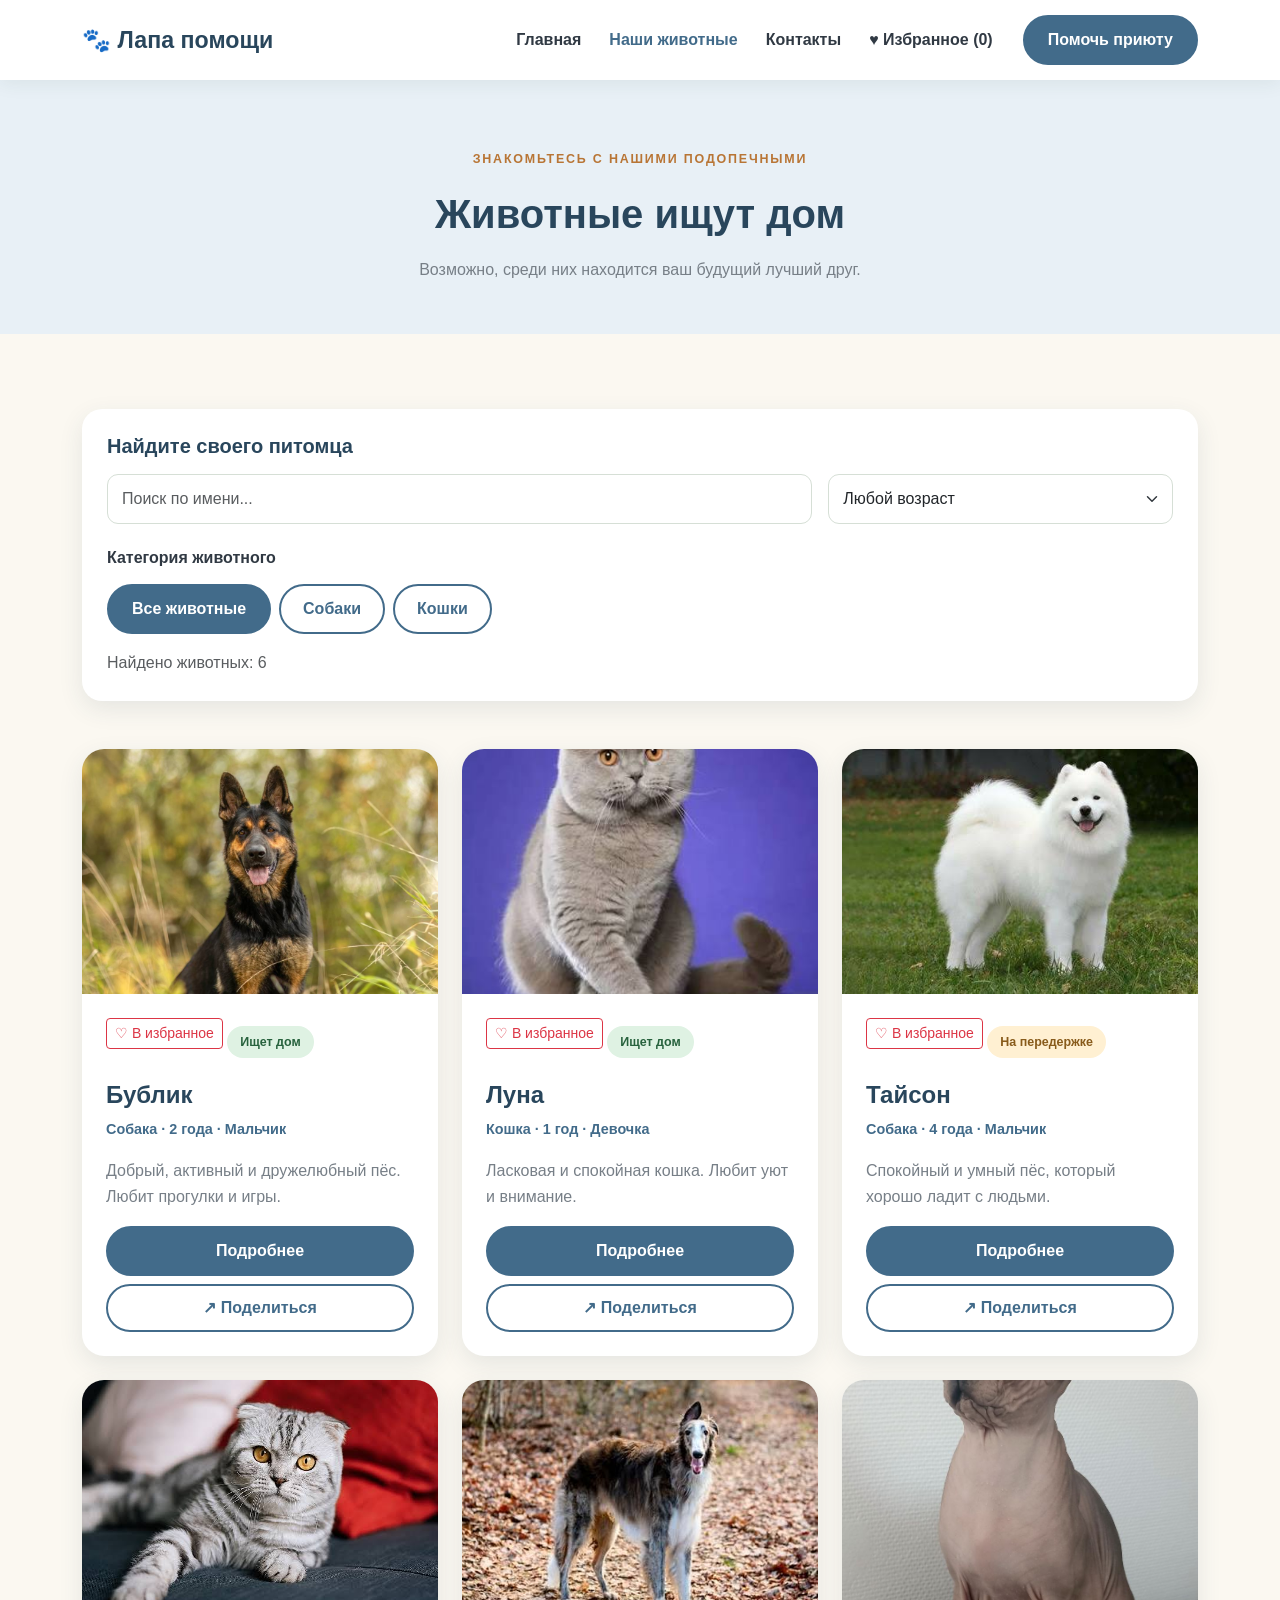
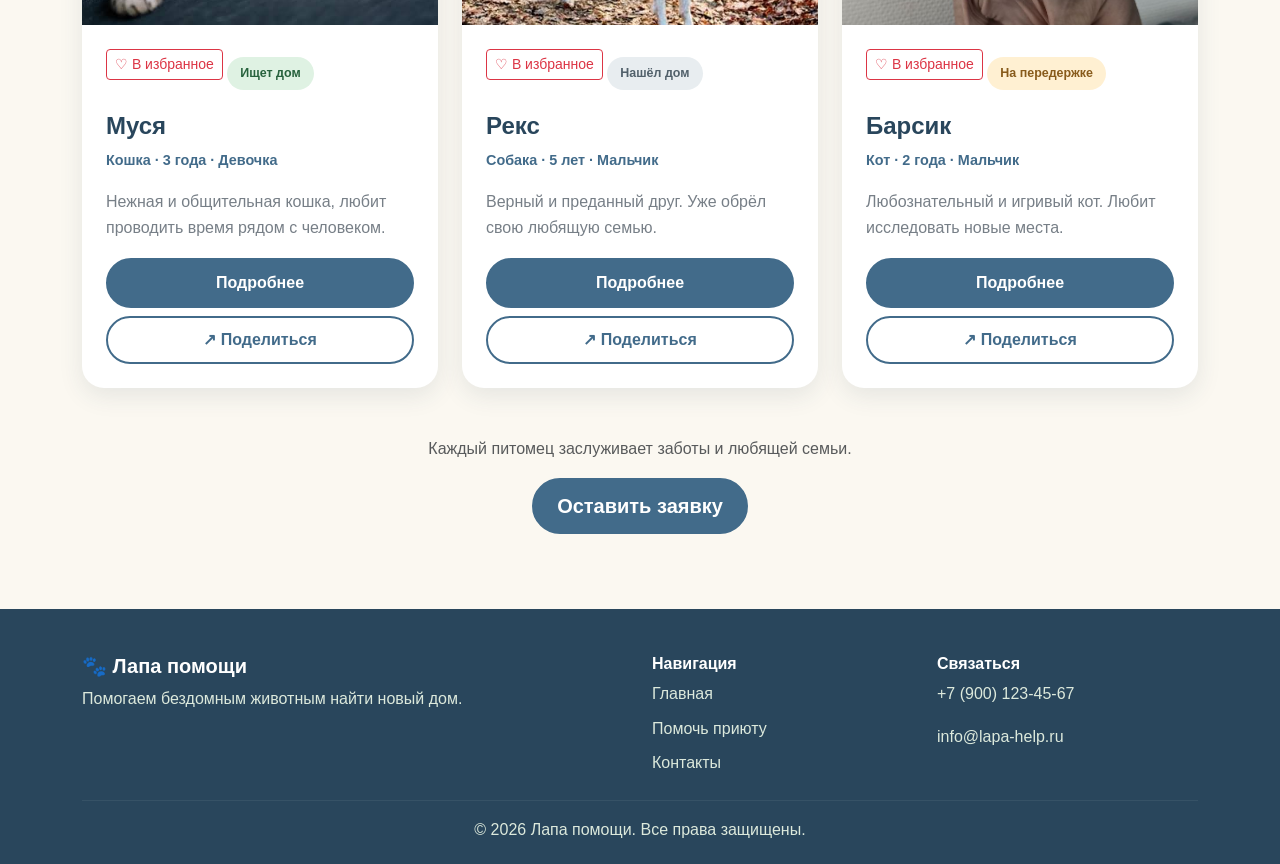
<file: catalog.html>
<!DOCTYPE html>
<html lang="ru">
<head>
    <meta charset="UTF-8">
    <meta name="viewport" content="width=device-width, initial-scale=1.0">
    <title>Наши животные — Лапа помощи</title>

    <link href="https://cdn.jsdelivr.net/npm/bootstrap@5.3.8/dist/css/bootstrap.min.css" rel="stylesheet">
    <link rel="stylesheet" href="css/style.css">
</head>
<body>

<!-- Навигация -->
<nav class="navbar navbar-expand-lg navbar-light bg-white sticky-top shadow-sm">
    <div class="container">
        <a class="navbar-brand fw-bold" href="index.html">🐾 Лапа помощи</a>

        <button class="navbar-toggler" type="button"
                data-bs-toggle="collapse" data-bs-target="#mainNavbar">
            <span class="navbar-toggler-icon"></span>
        </button>

        <div class="collapse navbar-collapse" id="mainNavbar">
            <ul class="navbar-nav ms-auto align-items-lg-center">
                <li class="nav-item">
                    <a class="nav-link" href="index.html">Главная</a>
                </li>
                <li class="nav-item">
                    <a class="nav-link active" href="catalog.html">Наши животные</a>
                </li>
                <li class="nav-item">
                    <a class="nav-link" href="contacts.html">Контакты</a>
                </li>
                <li class="nav-item">
                    <a class="nav-link" href="favorites.html">
                        ♥ Избранное (<span data-favorites-count>0</span>)
                    </a>
                </li>
                <li class="nav-item ms-lg-3">
                    <a class="btn btn-primary" href="order.html">Помочь приюту</a>
                </li>
            </ul>
        </div>
    </div>
</nav>

<!-- Заголовок -->
<section class="page-header">
    <div class="container text-center">
        <span class="section-label">Знакомьтесь с нашими подопечными</span>
        <h1 class="section-title">Животные ищут дом</h1>
        <p class="section-subtitle">
            Возможно, среди них находится ваш будущий лучший друг.
        </p>
    </div>
</section>

<!-- Каталог -->
<section class="section-padding">
    <div class="container">

        <!-- Поиск и фильтры -->
        <div class="filter-panel mb-5">
            <h2 class="h5 fw-bold mb-3">Найдите своего питомца</h2>

            <div class="row g-3 mb-4">
                <div class="col-md-8">
                    <input
                        type="text"
                        class="form-control"
                        id="petSearch"
                        placeholder="Поиск по имени..."
                    >
                </div>

                <div class="col-md-4">
                    <select class="form-select" id="ageFilter">
                        <option value="all">Любой возраст</option>
                        <option value="1">1 год</option>
                        <option value="2">2 года</option>
                        <option value="3">3 года</option>
                        <option value="4">4 года</option>
                        <option value="5">5 лет</option>
                    </select>
                </div>
            </div>

            <h3 class="h6 fw-bold mb-3">Категория животного</h3>

            <div class="d-flex flex-wrap gap-2">
                <button class="btn btn-primary" data-filter="all">
                    Все животные
                </button>

                <button class="btn btn-outline-primary" data-filter="dog">
                    Собаки
                </button>

                <button class="btn btn-outline-primary" data-filter="cat">
                    Кошки
                </button>
            </div>

            <p class="text-muted mt-3 mb-0" id="searchResults"></p>
        </div>

        <!-- Карточки -->
        <div class="row g-4" id="petsCatalog">

            <!-- Бублик -->
            <div class="col-md-6 col-lg-4" data-category="dog" data-age="2">
                <article class="pet-card h-100">
                    <img src="images/соб1.jpg" alt="Собака Бублик">
                    <div class="p-4">
                        <span class="status status-home">Ищет дом</span>
                        <h3 class="h4 mt-3">Бублик</h3>
                        <p class="pet-description">Собака · 2 года · Мальчик</p>
                        <p>Добрый, активный и дружелюбный пёс. Любит прогулки и игры.</p>
                        <a href="product.html?animal=bublik" class="btn btn-primary w-100">
                            Подробнее
                        </a>
                        <button type="button" class="btn btn-outline-primary w-100 mt-2" data-share-pet="bublik">
                            ↗ Поделиться
                        </button>
                    </div>
                </article>
            </div>

            <!-- Луна -->
            <div class="col-md-6 col-lg-4" data-category="cat" data-age="1">
                <article class="pet-card h-100">
                    <img src="images/кош1.jpg" alt="Кошка Луна">
                    <div class="p-4">
                        <span class="status status-home">Ищет дом</span>
                        <h3 class="h4 mt-3">Луна</h3>
                        <p class="pet-description">Кошка · 1 год · Девочка</p>
                        <p>Ласковая и спокойная кошка. Любит уют и внимание.</p>
                        <a href="product.html?animal=luna" class="btn btn-primary w-100">
                            Подробнее
                        </a>
                        <button type="button" class="btn btn-outline-primary w-100 mt-2" data-share-pet="luna">
                            ↗ Поделиться
                        </button>
                    </div>
                </article>
            </div>

            <!-- Тайсон -->
            <div class="col-md-6 col-lg-4" data-category="dog" data-age="4">
                <article class="pet-card h-100">
                    <img src="images/соб2.jpg" alt="Собака Тайсон">
                    <div class="p-4">
                        <span class="status status-foster">На передержке</span>
                        <h3 class="h4 mt-3">Тайсон</h3>
                        <p class="pet-description">Собака · 4 года · Мальчик</p>
                        <p>Спокойный и умный пёс, который хорошо ладит с людьми.</p>
                        <a href="product.html?animal=tyson" class="btn btn-primary w-100">
                            Подробнее
                        </a>
                        <button type="button" class="btn btn-outline-primary w-100 mt-2" data-share-pet="tyson">
                            ↗ Поделиться
                        </button>
                    </div>
                </article>
            </div>

            <!-- Муся -->
            <div class="col-md-6 col-lg-4" data-category="cat" data-age="3">
                <article class="pet-card h-100">
                    <img src="images/кош2.jpg" alt="Кошка Муся">
                    <div class="p-4">
                        <span class="status status-home">Ищет дом</span>
                        <h3 class="h4 mt-3">Муся</h3>
                        <p class="pet-description">Кошка · 3 года · Девочка</p>
                        <p>Нежная и общительная кошка, любит проводить время рядом с человеком.</p>
                        <a href="product.html?animal=musya" class="btn btn-primary w-100">
                            Подробнее
                        </a>
                        <button type="button" class="btn btn-outline-primary w-100 mt-2" data-share-pet="musya">
                            ↗ Поделиться
                        </button>
                    </div>
                </article>
            </div>

            <!-- Рекс -->
            <div class="col-md-6 col-lg-4" data-category="dog" data-age="5">
                <article class="pet-card h-100">
                    <img src="images/соб3.jpg" alt="Собака Рекс">
                    <div class="p-4">
                        <span class="status status-adopted">Нашёл дом</span>
                        <h3 class="h4 mt-3">Рекс</h3>
                        <p class="pet-description">Собака · 5 лет · Мальчик</p>
                        <p>Верный и преданный друг. Уже обрёл свою любящую семью.</p>
                        <a href="product.html?animal=rex" class="btn btn-primary w-100">
                            Подробнее
                        </a>
                        <button type="button" class="btn btn-outline-primary w-100 mt-2" data-share-pet="rex">
                            ↗ Поделиться
                        </button>
                    </div>
                </article>
            </div>

            <!-- Барсик -->
            <div class="col-md-6 col-lg-4" data-category="cat" data-age="2">
                <article class="pet-card h-100">
                    <img src="images/кош3.jpg" alt="Кот Барсик">
                    <div class="p-4">
                        <span class="status status-foster">На передержке</span>
                        <h3 class="h4 mt-3">Барсик</h3>
                        <p class="pet-description">Кот · 2 года · Мальчик</p>
                        <p>Любознательный и игривый кот. Любит исследовать новые места.</p>
                        <a href="product.html?animal=barsik" class="btn btn-primary w-100">
                            Подробнее
                        </a>
                        <button type="button" class="btn btn-outline-primary w-100 mt-2" data-share-pet="barsik">
                            ↗ Поделиться
                        </button>
                    </div>
                </article>
            </div>

        </div>

        <div class="text-center mt-5">
            <p class="text-muted">
                Каждый питомец заслуживает заботы и любящей семьи.
            </p>
            <a href="order.html" class="btn btn-primary btn-lg">
                Оставить заявку
            </a>
        </div>

    </div>
</section>

<!-- Подвал -->
<footer class="site-footer">
    <div class="container">
        <div class="row g-4">
            <div class="col-md-6">
                <h3 class="h5">🐾 Лапа помощи</h3>
                <p>Помогаем бездомным животным найти новый дом.</p>
            </div>

            <div class="col-md-3">
                <h3 class="h6">Навигация</h3>
                <a href="index.html">Главная</a>
                <a href="order.html">Помочь приюту</a>
                <a href="contacts.html">Контакты</a>
            </div>

            <div class="col-md-3">
                <h3 class="h6">Связаться</h3>
                <p>+7 (900) 123-45-67</p>
                <p>info@lapa-help.ru</p>
            </div>
        </div>

        <hr>
        <p class="text-center mb-0">
            © 2026 Лапа помощи. Все права защищены.
        </p>
    </div>
</footer>

<script src="https://cdn.jsdelivr.net/npm/bootstrap@5.3.8/dist/js/bootstrap.bundle.min.js"></script>
<script src="js/main.js" defer></script>
</body>
</html>
</file>
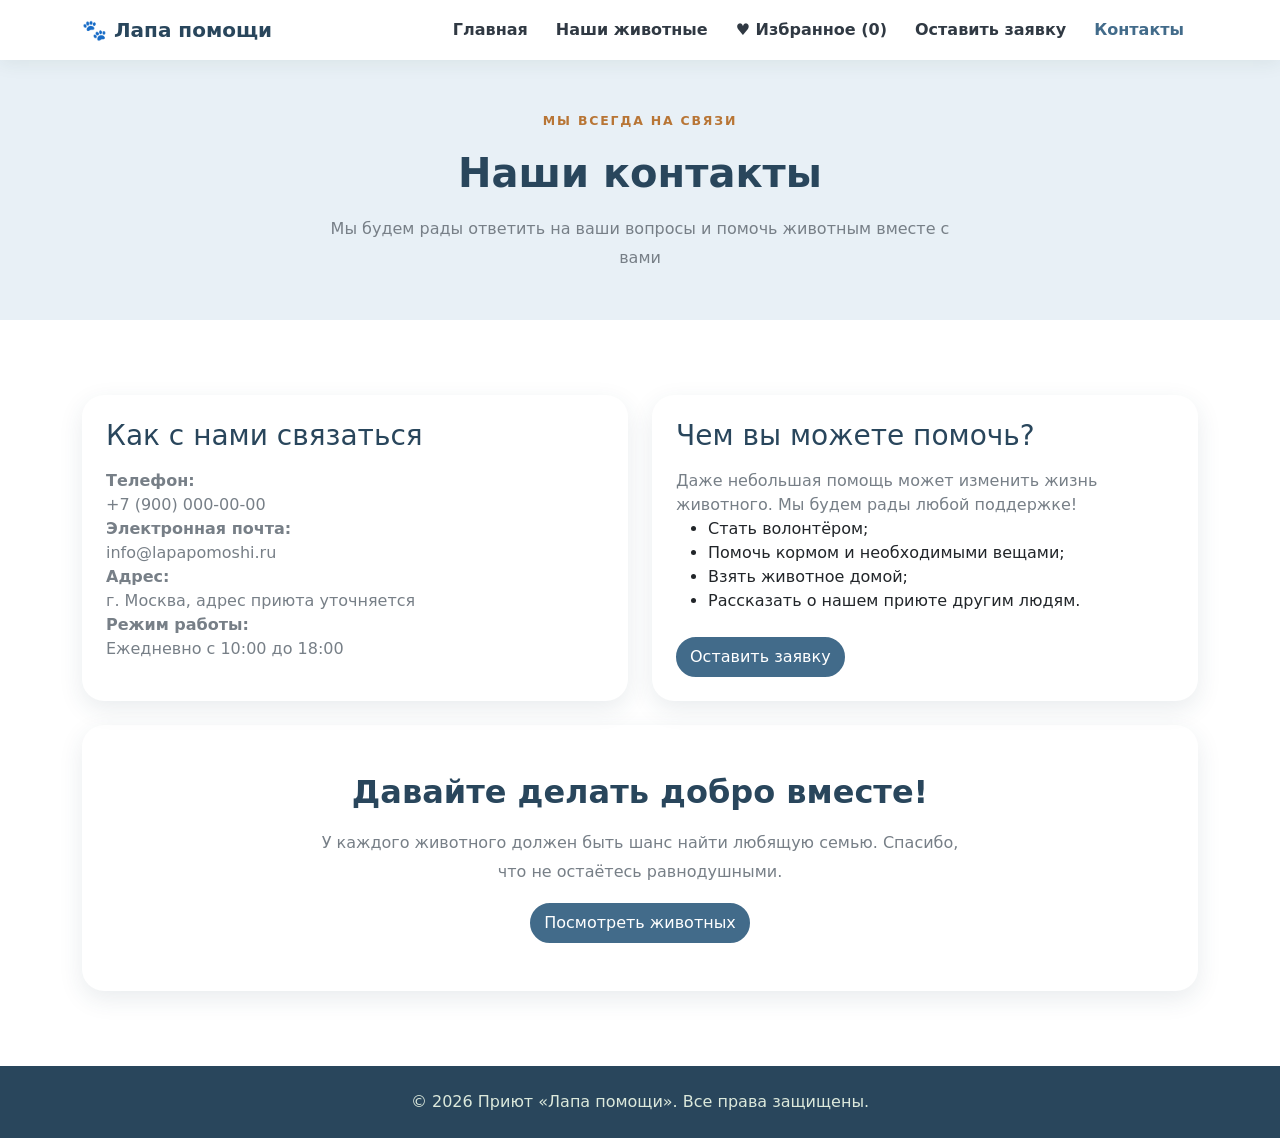
<file: contacts.html>
<!DOCTYPE html>
<html lang="ru">
<head>
    <meta charset="UTF-8">
    <meta name="viewport" content="width=device-width, initial-scale=1.0">
    <meta name="description" content="Контакты приюта для животных «Лапа помощи».">
    <title>Контакты — Лапа помощи</title>

    <link rel="stylesheet" href="css/style.css">
    <link href="https://cdn.jsdelivr.net/npm/bootstrap@5.3.3/dist/css/bootstrap.min.css" rel="stylesheet">
</head>
<body>

<nav class="navbar navbar-expand-lg">
    <div class="container">
        <a class="navbar-brand fw-bold" href="index.html">🐾 Лапа помощи</a>

        <div class="navbar-nav ms-auto">
            <a class="nav-link" href="index.html">Главная</a>
            <a class="nav-link" href="catalog.html">Наши животные</a>
            <a class="nav-link" href="favorites.html">
            ♥ Избранное (<span data-favorites-count>0</span>)</a>
            <a class="nav-link" href="order.html">Оставить заявку</a>
            <a class="nav-link active" href="contacts.html">Контакты</a>
        </div>
    </div>
</nav>

<section class="page-header text-center py-5">
    <div class="container">
        <span class="section-label">МЫ ВСЕГДА НА СВЯЗИ</span>
        <h1 class="section-title mt-2">Наши контакты</h1>
        <p class="section-subtitle">
            Мы будем рады ответить на ваши вопросы и помочь животным вместе с вами
        </p>
    </div>
</section>

<section class="section-padding">
    <div class="container">
        <div class="row g-4">

            <div class="col-md-6">
                <div class="story-card p-4 h-100">
                    <h3 class="mb-3">Как с нами связаться</h3>

                    <p><strong>Телефон:</strong><br>
                    +7 (900) 000-00-00</p>

                    <p><strong>Электронная почта:</strong><br>
                    info@lapapomoshi.ru</p>

                    <p><strong>Адрес:</strong><br>
                    г. Москва, адрес приюта уточняется</p>

                    <p><strong>Режим работы:</strong><br>
                    Ежедневно с 10:00 до 18:00</p>
                </div>
            </div>

            <div class="col-md-6">
                <div class="story-card p-4 h-100">
                    <h3 class="mb-3">Чем вы можете помочь?</h3>

                    <p>
                        Даже небольшая помощь может изменить жизнь животного.
                        Мы будем рады любой поддержке!
                    </p>

                    <ul>
                        <li>Стать волонтёром;</li>
                        <li>Помочь кормом и необходимыми вещами;</li>
                        <li>Взять животное домой;</li>
                        <li>Рассказать о нашем приюте другим людям.</li>
                    </ul>

                    <a href="order.html" class="btn btn-primary mt-2">
                        Оставить заявку
                    </a>
                </div>
            </div>

        </div>

        <div class="story-card p-4 p-md-5 text-center mt-4">
            <h2 class="section-title">Давайте делать добро вместе!</h2>
            <p class="section-subtitle mx-auto">
                У каждого животного должен быть шанс найти любящую семью.
                Спасибо, что не остаётесь равнодушными.
            </p>
            <a href="catalog.html" class="btn btn-primary mt-3">
                Посмотреть животных
            </a>
        </div>

    </div>
</section>

<footer class="site-footer text-center py-4">
    <div class="container">
        <p class="mb-0">
            © 2026 Приют «Лапа помощи». Все права защищены.
        </p>
    </div>
</footer>

</body>
</html>
</file>
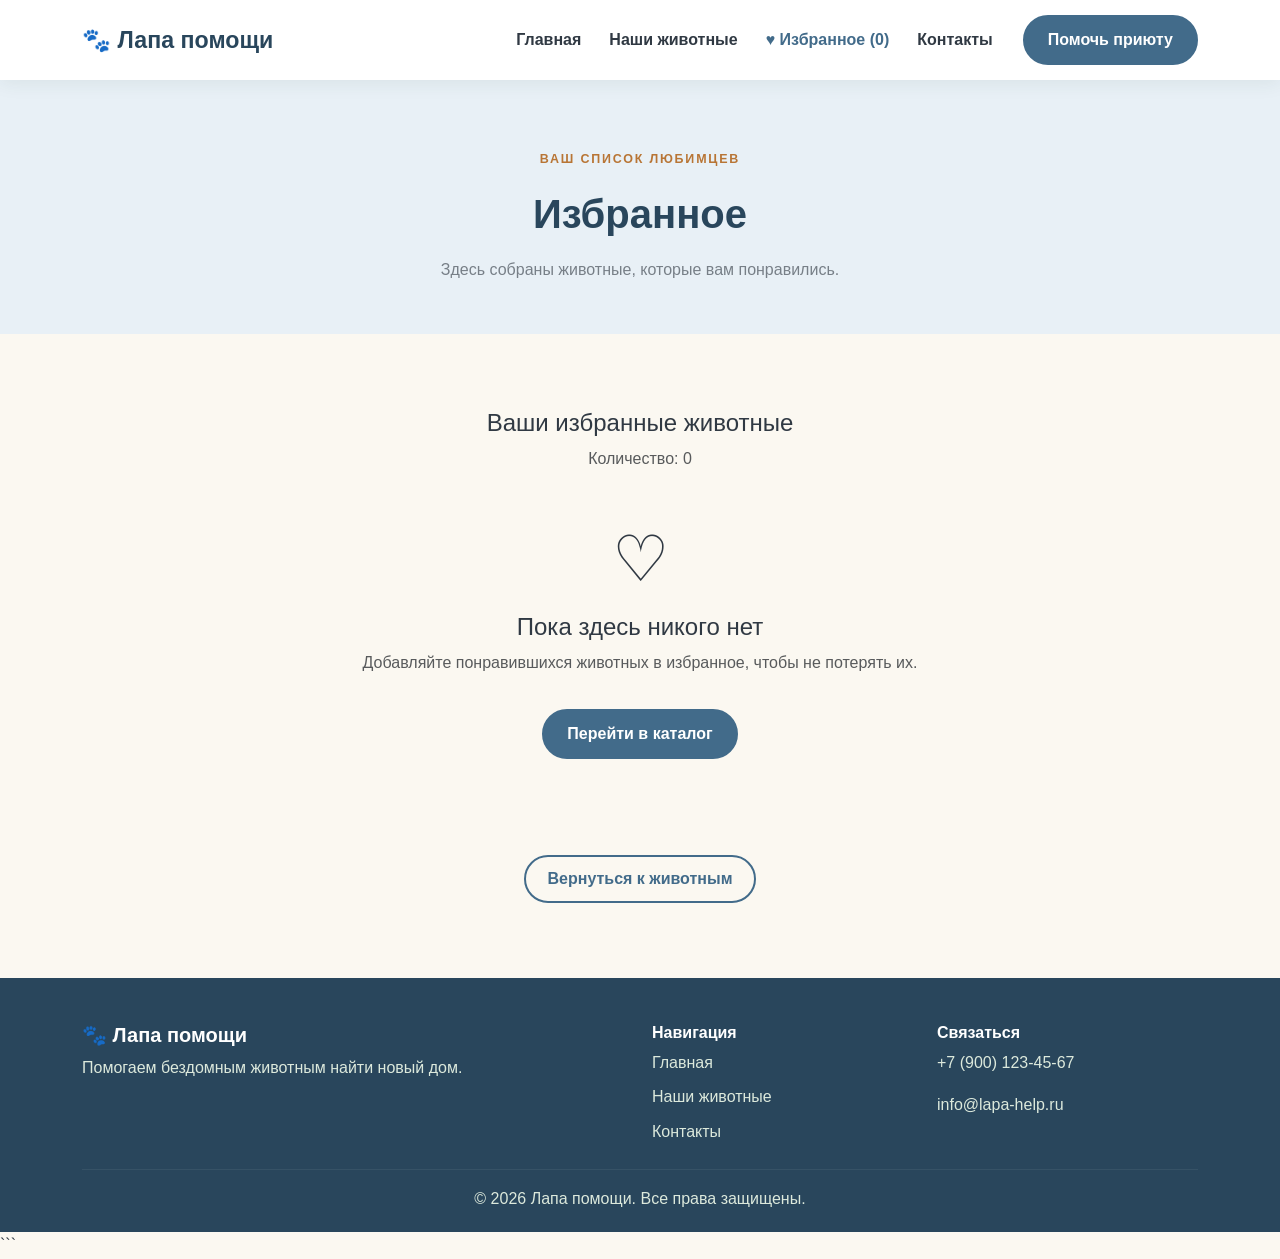
<file: favorites.html>
<!DOCTYPE html>
<html lang="ru">
<head>
    <meta charset="UTF-8">
    <meta name="viewport" content="width=device-width, initial-scale=1.0">
    <title>Избранное — Лапа помощи</title>

    <link href="https://cdn.jsdelivr.net/npm/bootstrap@5.3.8/dist/css/bootstrap.min.css" rel="stylesheet">
    <link rel="stylesheet" href="css/style.css">
</head>
<body>

<!-- Навигация -->
<nav class="navbar navbar-expand-lg navbar-light bg-white sticky-top shadow-sm">
    <div class="container">
        <a class="navbar-brand fw-bold" href="index.html">🐾 Лапа помощи</a>

        <button class="navbar-toggler" type="button"
                data-bs-toggle="collapse" data-bs-target="#mainNavbar">
            <span class="navbar-toggler-icon"></span>
        </button>

        <div class="collapse navbar-collapse" id="mainNavbar">
            <ul class="navbar-nav ms-auto align-items-lg-center">
                <li class="nav-item">
                    <a class="nav-link" href="index.html">Главная</a>
                </li>
                <li class="nav-item">
                    <a class="nav-link" href="catalog.html">Наши животные</a>
                </li>
                <li class="nav-item">
                    <a class="nav-link active" href="favorites.html">
                        ♥ Избранное (<span data-favorites-count>0</span>)
                    </a>
                </li>
                <li class="nav-item">
                    <a class="nav-link" href="contacts.html">Контакты</a>
                </li>
                <li class="nav-item ms-lg-3">
                    <a class="btn btn-primary" href="order.html">Помочь приюту</a>
                </li>
            </ul>
        </div>
    </div>
</nav>

<!-- Заголовок -->
<section class="page-header">
    <div class="container text-center">
        <span class="section-label">Ваш список любимцев</span>
        <h1 class="section-title">Избранное</h1>
        <p class="section-subtitle">
            Здесь собраны животные, которые вам понравились.
        </p>
    </div>
</section>

<!-- Избранные животные -->
<section class="section-padding">
    <div class="container">

        <div class="text-center mb-4">
            <h2 class="h4">Ваши избранные животные</h2>
            <p class="text-muted">
                Количество: <span id="favoritesCount">0</span>
            </p>
        </div>

        <div class="row g-4" id="favoritesList"></div>

        <div id="favoritesEmpty" class="text-center py-5">
            <div class="display-3 mb-3">♡</div>
            <h3 class="h4">Пока здесь никого нет</h3>
            <p class="text-muted">
                Добавляйте понравившихся животных в избранное,
                чтобы не потерять их.
            </p>
            <a href="catalog.html" class="btn btn-primary mt-3">
                Перейти в каталог
            </a>
        </div>

        <div class="text-center mt-5">
            <a href="catalog.html" class="btn btn-outline-primary">
                Вернуться к животным
            </a>
        </div>

    </div>
</section>

<!-- Подвал -->
<footer class="site-footer">
    <div class="container">
        <div class="row g-4">
            <div class="col-md-6">
                <h3 class="h5">🐾 Лапа помощи</h3>
                <p>Помогаем бездомным животным найти новый дом.</p>
            </div>

            <div class="col-md-3">
                <h3 class="h6">Навигация</h3>
                <a href="index.html">Главная</a>
                <a href="catalog.html">Наши животные</a>
                <a href="contacts.html">Контакты</a>
            </div>

            <div class="col-md-3">
                <h3 class="h6">Связаться</h3>
                <p>+7 (900) 123-45-67</p>
                <p>info@lapa-help.ru</p>
            </div>
        </div>

        <hr>
        <p class="text-center mb-0">
            © 2026 Лапа помощи. Все права защищены.
        </p>
    </div>
</footer>

<script src="https://cdn.jsdelivr.net/npm/bootstrap@5.3.8/dist/js/bootstrap.bundle.min.js"></script>
<script src="js/main.js" defer></script>

</body>
</html>
```
</file>
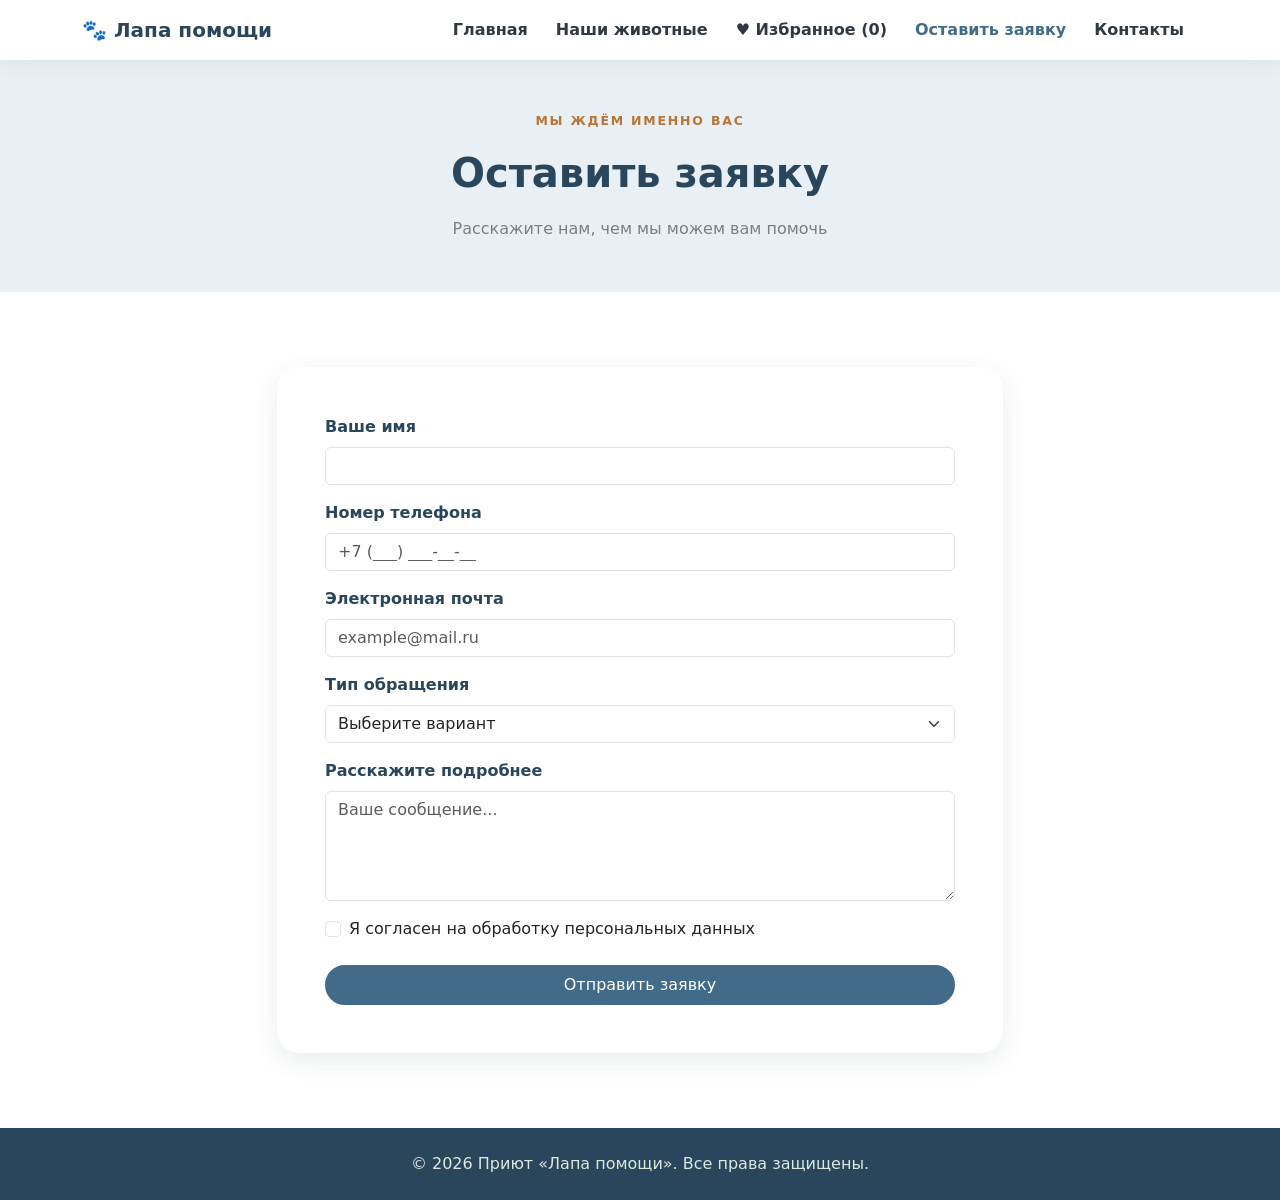
<file: order.html>
<!DOCTYPE html>
<html lang="ru">
<head>
    <meta charset="UTF-8">
    <meta name="viewport" content="width=device-width, initial-scale=1.0">
    <title>Оставить заявку — Лапа помощи</title>
    <link rel="stylesheet" href="css/style.css">
    <link href="https://cdn.jsdelivr.net/npm/bootstrap@5.3.3/dist/css/bootstrap.min.css" rel="stylesheet">
</head>
<body>

<nav class="navbar navbar-expand-lg">
    <div class="container">
        <a class="navbar-brand fw-bold" href="index.html">🐾 Лапа помощи</a>
        <div class="navbar-nav ms-auto">
            <a class="nav-link" href="index.html">Главная</a>
            <a class="nav-link" href="catalog.html">Наши животные</a>
            <a class="nav-link" href="favorites.html">
            ♥ Избранное (<span data-favorites-count>0</span>)</a>
            <a class="nav-link active" href="order.html">Оставить заявку</a>
            <a class="nav-link" href="contacts.html">Контакты</a>
        </div>
    </div>
</nav>

<section class="page-header text-center py-5">
    <div class="container">
        <span class="section-label">МЫ ЖДЁМ ИМЕННО ВАС</span>
        <h1 class="section-title mt-2">Оставить заявку</h1>
        <p class="section-subtitle">Расскажите нам, чем мы можем вам помочь</p>
    </div>
</section>

<section class="section-padding">
    <div class="container" style="max-width: 750px;">
        <div class="story-card p-4 p-md-5">
            <form id="orderForm">
                <div class="mb-3">
                    <label class="form-label">Ваше имя</label>
                    <input type="text" class="form-control" name="name" required>
                </div>

                <div class="mb-3">
                    <label class="form-label">Номер телефона</label>
                    <input type="tel" class="form-control" name="phone"
                           placeholder="+7 (___) ___-__-__" required>
                </div>

                <div class="mb-3">
                    <label class="form-label">Электронная почта</label>
                    <input type="email" class="form-control" name="email"
                           placeholder="example@mail.ru" required>
                </div>

                <div class="mb-3">
                    <label class="form-label">Тип обращения</label>
                    <select class="form-select" name="type" required>
                        <option value="">Выберите вариант</option>
                        <option>Хочу взять животное домой</option>
                        <option>Хочу стать волонтёром</option>
                        <option>Хочу помочь приюту</option>
                        <option>Другой вопрос</option>
                    </select>
                </div>

                <div class="mb-3">
                    <label class="form-label">Расскажите подробнее</label>
                    <textarea class="form-control" name="message" rows="4"
                              placeholder="Ваше сообщение..."></textarea>
                </div>

                <div class="form-check mb-4">
                    <input class="form-check-input" type="checkbox" required id="agree">
                    <label class="form-check-label" for="agree">
                        Я согласен на обработку персональных данных
                    </label>
                </div>

                <button type="submit" class="btn btn-primary w-100">
                    Отправить заявку
                </button>
            </form>
        </div>
    </div>
</section>

<footer class="site-footer text-center py-4">
    <div class="container">
        <p class="mb-0">© 2026 Приют «Лапа помощи». Все права защищены.</p>
    </div>
</footer>

<script>
document.getElementById('orderForm').addEventListener('submit', function(event) {
    event.preventDefault();
    alert('Спасибо! Ваша заявка заполнена. Мы свяжемся с вами!');
    this.reset();
});
</script>

</body>
</html>
</file>
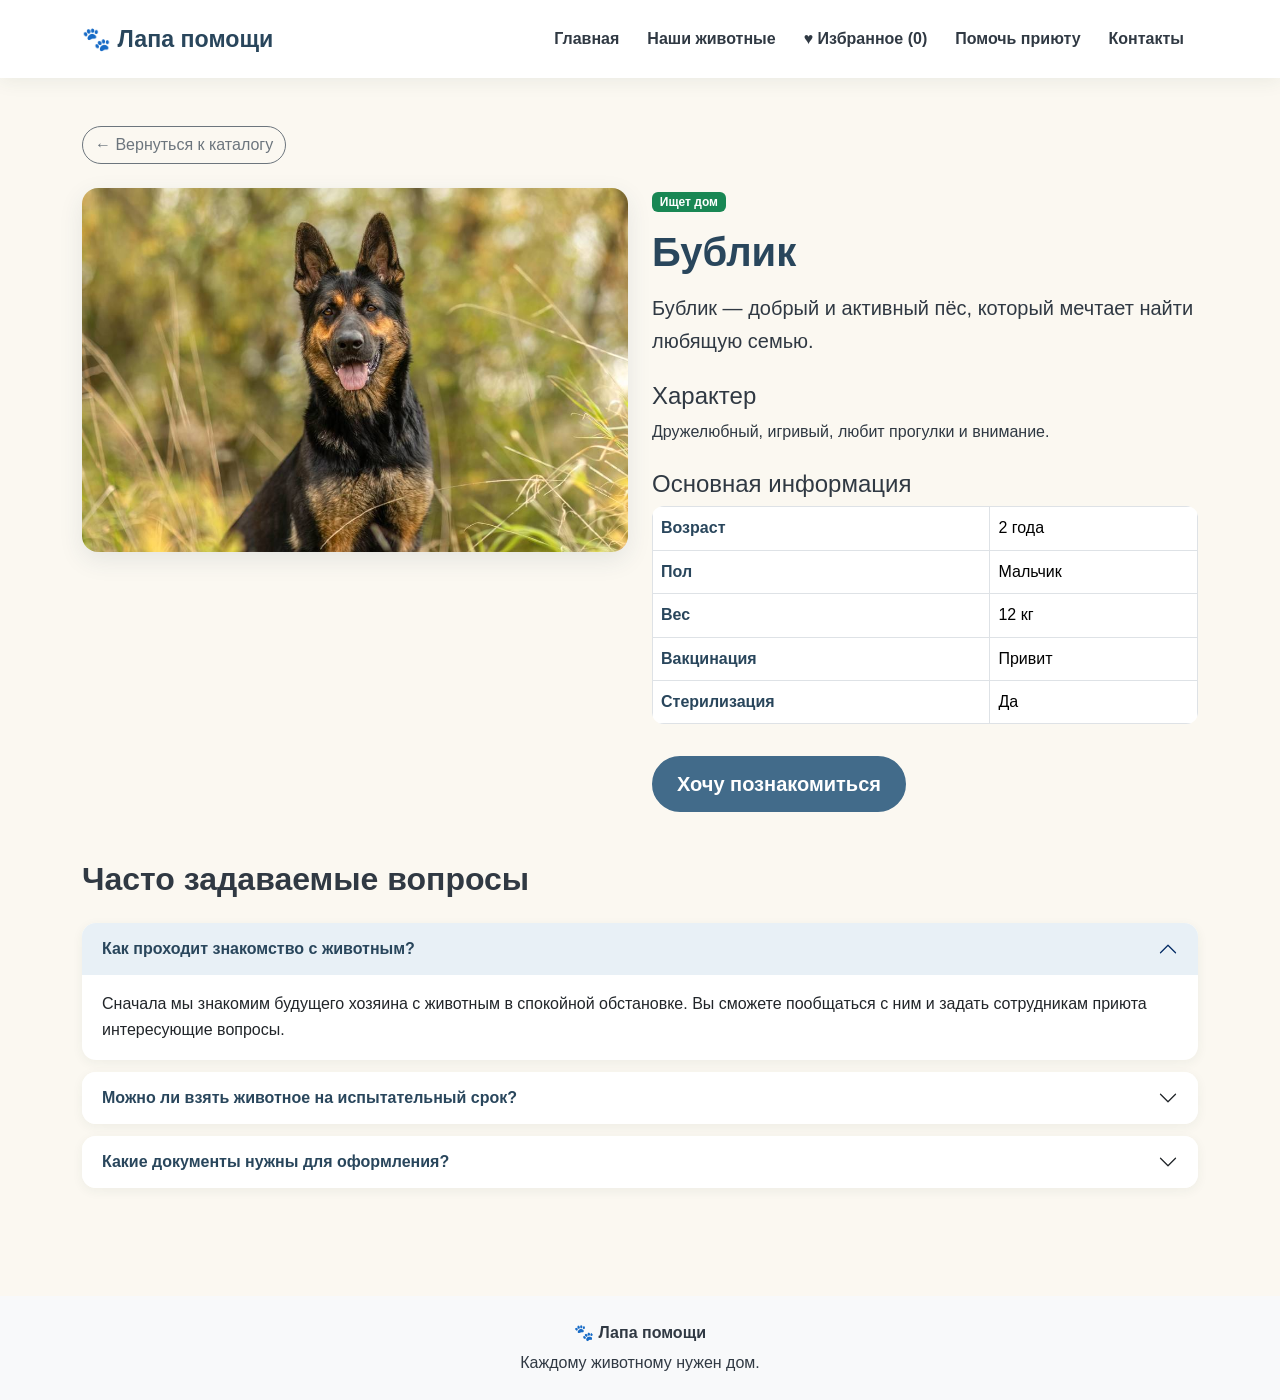
<file: product.html>
<!DOCTYPE html>
<html lang="ru">
<head>
    <meta charset="UTF-8">
    <meta name="viewport" content="width=device-width, initial-scale=1.0">
    <title>Наш подопечный — Лапа помощи</title>

    <link href="https://cdn.jsdelivr.net/npm/bootstrap@5.3.8/dist/css/bootstrap.min.css" rel="stylesheet">
    <link rel="stylesheet" href="css/style.css">
</head>
<body>

<!-- Навигация -->
<nav class="navbar navbar-expand-lg navbar-light bg-light">
    <div class="container">
        <a class="navbar-brand fw-bold" href="index.html">🐾 Лапа помощи</a>

        <button class="navbar-toggler" type="button"
                data-bs-toggle="collapse" data-bs-target="#mainNavbar">
            <span class="navbar-toggler-icon"></span>
        </button>

        <div class="collapse navbar-collapse" id="mainNavbar">
            <ul class="navbar-nav ms-auto">
                <li class="nav-item">
                    <a class="nav-link" href="index.html">Главная</a>
                </li>
                <li class="nav-item">
                    <a class="nav-link" href="catalog.html">Наши животные</a>
                </li>
                <li class="nav-item">
                    <a class="nav-link" href="favorites.html">
                    ♥ Избранное (<span data-favorites-count>0</span>)
                    </a>
                </li>
                <li class="nav-item">
                    <a class="nav-link" href="order.html">Помочь приюту</a>
                </li>
                <li class="nav-item">
                    <a class="nav-link" href="contacts.html">Контакты</a>
                </li>
            </ul>
        </div>
    </div>
</nav>

<!-- Информация о животном -->
<main class="container py-5">
    <a href="catalog.html" class="btn btn-outline-secondary mb-4">
        ← Вернуться к каталогу
    </a>

    <div class="row g-4 align-items-start">
        <div class="col-lg-6">
            <img id="animal-photo"
                 src="images/соб1.jpg"
                 class="img-fluid rounded-4 w-100"
                 alt="Фотография животного">
        </div>

        <div class="col-lg-6">
            <span class="badge bg-success mb-3" id="animal-status">
                Ищет дом
            </span>

            <h1 class="fw-bold mb-3" id="animal-name">Имя животного</h1>

            <p class="lead" id="animal-description">
                Информация о животном.
            </p>

            <h4 class="mt-4">Характер</h4>
            <p id="animal-character"></p>

            <h4 class="mt-4">Основная информация</h4>

            <table class="table table-bordered">
                <tbody>
                    <tr>
                        <th>Возраст</th>
                        <td id="animal-age"></td>
                    </tr>
                    <tr>
                        <th>Пол</th>
                        <td id="animal-sex"></td>
                    </tr>
                    <tr>
                        <th>Вес</th>
                        <td id="animal-weight"></td>
                    </tr>
                    <tr>
                        <th>Вакцинация</th>
                        <td id="animal-vaccine"></td>
                    </tr>
                    <tr>
                        <th>Стерилизация</th>
                        <td id="animal-sterilization"></td>
                    </tr>
                </tbody>
            </table>

            <a href="order.html" class="btn btn-primary btn-lg mt-3">
                Хочу познакомиться
            </a>
        </div>
    </div>

    <!-- Часто задаваемые вопросы -->
    <section class="mt-5">
        <h2 class="fw-bold mb-4">Часто задаваемые вопросы</h2>

        <div class="accordion" id="animalFaq">

            <div class="accordion-item">
                <h2 class="accordion-header">
                    <button class="accordion-button" type="button"
                            data-bs-toggle="collapse"
                            data-bs-target="#questionOne">
                        Как проходит знакомство с животным?
                    </button>
                </h2>

                <div id="questionOne"
                     class="accordion-collapse collapse show"
                     data-bs-parent="#animalFaq">
                    <div class="accordion-body">
                        Сначала мы знакомим будущего хозяина с животным
                        в спокойной обстановке. Вы сможете пообщаться с ним
                        и задать сотрудникам приюта интересующие вопросы.
                    </div>
                </div>
            </div>

            <div class="accordion-item">
                <h2 class="accordion-header">
                    <button class="accordion-button collapsed" type="button"
                            data-bs-toggle="collapse"
                            data-bs-target="#questionTwo">
                        Можно ли взять животное на испытательный срок?
                    </button>
                </h2>

                <div id="questionTwo"
                     class="accordion-collapse collapse"
                     data-bs-parent="#animalFaq">
                    <div class="accordion-body">
                        Да. Условия и продолжительность испытательного
                        срока обсуждаются индивидуально с сотрудниками приюта.
                    </div>
                </div>
            </div>

            <div class="accordion-item">
                <h2 class="accordion-header">
                    <button class="accordion-button collapsed" type="button"
                            data-bs-toggle="collapse"
                            data-bs-target="#questionThree">
                        Какие документы нужны для оформления?
                    </button>
                </h2>

                <div id="questionThree"
                     class="accordion-collapse collapse"
                     data-bs-parent="#animalFaq">
                    <div class="accordion-body">
                        Для оформления необходимо предоставить документ,
                        удостоверяющий личность, и заполнить анкету будущего
                        владельца.
                    </div>
                </div>
            </div>

        </div>
    </section>
</main>

<!-- Подвал -->
<footer class="bg-light py-4 mt-5">
    <div class="container text-center">
        <p class="mb-1 fw-bold">🐾 Лапа помощи</p>
        <p class="mb-0">Каждому животному нужен дом.</p>
    </div>
</footer>

<script src="https://cdn.jsdelivr.net/npm/bootstrap@5.3.8/dist/js/bootstrap.bundle.min.js"></script>
<script src="js/main.js" defer></script>

<!-- Данные животных для страницы -->
<script>
const animals = {
    bublik: {
        name: "Бублик",
        status: "Ищет дом",
        description: "Бублик — добрый и активный пёс, который мечтает найти любящую семью.",
        character: "Дружелюбный, игривый, любит прогулки и внимание.",
        age: "2 года",
        sex: "Мальчик",
        weight: "12 кг",
        vaccine: "Привит",
        sterilization: "Да",
        photo: "images/соб1.jpg"
    },

    luna: {
        name: "Луна",
        status: "Ищет дом",
        description: "Луна — ласковая кошка, которая любит уют и спокойную обстановку.",
        character: "Спокойная, нежная, общительная.",
        age: "1 год",
        sex: "Девочка",
        weight: "4 кг",
        vaccine: "Привита",
        sterilization: "Да",
        photo: "images/кош1.jpg"
    },

    tyson: {
        name: "Тайсон",
        status: "На передержке",
        description: "Тайсон — энергичный и преданный пёс, которому нужен заботливый хозяин.",
        character: "Активный, умный, преданный.",
        age: "3 года",
        sex: "Мальчик",
        weight: "18 кг",
        vaccine: "Привит",
        sterilization: "Да",
        photo: "images/соб2.jpg"
    },

    musya: {
        name: "Муся",
        status: "Ищет дом",
        description: "Муся — милая кошка, которая постепенно привыкает к людям.",
        character: "Немного осторожная, ласковая после знакомства.",
        age: "6 месяцев",
        sex: "Девочка",
        weight: "2 кг",
        vaccine: "Привита",
        sterilization: "Пока нет",
        photo: "images/кош2.jpg"
    },

    rex: {
        name: "Рекс",
        status: "Нашёл дом",
        description: "Рекс — внимательный и смелый пёс, который любит активные прогулки.",
        character: "Смелый, сообразительный, активный.",
        age: "4 года",
        sex: "Мальчик",
        weight: "22 кг",
        vaccine: "Привит",
        sterilization: "Да",
        photo: "images/соб3.jpg"
    },

    barsik: {
        name: "Барсик",
        status: "На передержке",
        description: "Барсик — любознательный и игривый кот, который ищет заботливого хозяина.",
        character: "Ласковый, спокойный, любит внимание.",
        age: "2 года",
        sex: "Мальчик",
        weight: "5 кг",
        vaccine: "Привит",
        sterilization: "Да",
        photo: "images/кош3.jpg"
    }
};

const animalId = new URLSearchParams(window.location.search).get("animal");
const animal = animals[animalId] || animals.bublik;

document.getElementById("animal-name").textContent = animal.name;
document.getElementById("animal-status").textContent = animal.status;
document.getElementById("animal-description").textContent = animal.description;
document.getElementById("animal-character").textContent = animal.character;
document.getElementById("animal-age").textContent = animal.age;
document.getElementById("animal-sex").textContent = animal.sex;
document.getElementById("animal-weight").textContent = animal.weight;
document.getElementById("animal-vaccine").textContent = animal.vaccine;
document.getElementById("animal-sterilization").textContent = animal.sterilization;

document.getElementById("animal-photo").src = animal.photo;
document.getElementById("animal-photo").alt = "Фотография: " + animal.name;

document.title = animal.name + " — Лапа помощи";
</script>

</body>
</html>
</file>
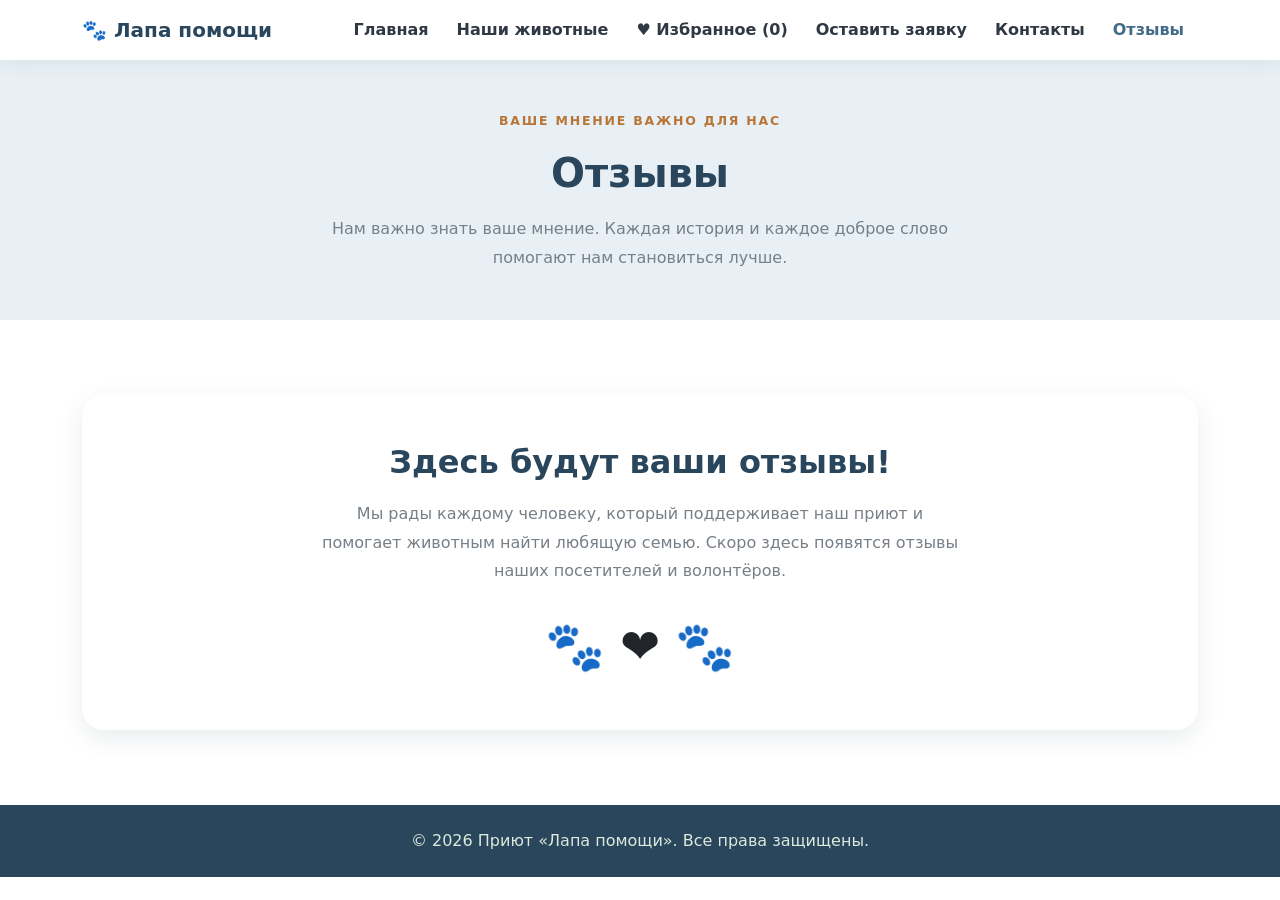
<file: reviews.html>
<!DOCTYPE html>
<html lang="ru">
<head>
    <meta charset="UTF-8">
    <meta name="viewport" content="width=device-width, initial-scale=1.0">
    <meta name="description" content="Отзывы о приюте для животных «Лапа помощи».">
    <title>Отзывы — Лапа помощи</title>

    <link rel="stylesheet" href="css/style.css">
    <link href="https://cdn.jsdelivr.net/npm/bootstrap@5.3.3/dist/css/bootstrap.min.css" rel="stylesheet">
</head>
<body>

<nav class="navbar navbar-expand-lg">
    <div class="container">
        <a class="navbar-brand fw-bold" href="index.html">🐾 Лапа помощи</a>

        <div class="navbar-nav ms-auto">
            <a class="nav-link" href="index.html">Главная</a>
            <a class="nav-link" href="catalog.html">Наши животные</a>
            <a class="nav-link" href="favorites.html">
                ♥ Избранное (<span data-favorites-count>0</span>)
            </a>
            <a class="nav-link" href="order.html">Оставить заявку</a>
            <a class="nav-link" href="contacts.html">Контакты</a>
            <a class="nav-link active" href="reviews.html">Отзывы</a>
        </div>
    </div>
</nav>

<section class="page-header text-center py-5">
    <div class="container">
        <span class="section-label">ВАШЕ МНЕНИЕ ВАЖНО ДЛЯ НАС</span>
        <h1 class="section-title mt-2">Отзывы</h1>
        <p class="section-subtitle">
            Нам важно знать ваше мнение. Каждая история и каждое доброе слово
            помогают нам становиться лучше.
        </p>
    </div>
</section>

<section class="section-padding">
    <div class="container">

        <div class="story-card p-4 p-md-5 text-center">
            <h2 class="section-title">Здесь будут ваши отзывы!</h2>

            <p class="section-subtitle mx-auto">
                Мы рады каждому человеку, который поддерживает наш приют
                и помогает животным найти любящую семью.
                Скоро здесь появятся отзывы наших посетителей и волонтёров.
            </p>

            <div class="mt-4">
                <span style="font-size: 3rem;">🐾 ❤️ 🐾</span>
            </div>
        </div>

    </div>
</section>

<footer class="site-footer text-center py-4">
    <div class="container">
        <p class="mb-0">
            © 2026 Приют «Лапа помощи». Все права защищены.
        </p>
    </div>
</footer>

</body>
</html>
</file>
<file: css/style.css>
/* =================================
   ЛАПА ПОМОЩИ — ОБЩИЕ НАСТРОЙКИ
================================= */

:root {
    --green: #426B8A;
    --green-dark: #29465C;
    --green-light: #E8F0F6;
    --cream: #FBF8F1;
    --orange: #E9A15B;
    --text: #303943;
    --muted: #777F87;
    --white: #FFFFFF;
    --shadow: 0 8px 25px rgba(41, 70, 92, 0.10);
}

* {
    box-sizing: border-box;
}

html {
    scroll-behavior: smooth;
}

body {
    margin: 0;
    background: var(--cream);
    color: var(--text);
    font-family: Arial, sans-serif;
    line-height: 1.65;
}

img {
    max-width: 100%;
}

a {
    text-decoration: none;
}

/* =================================
   НАВИГАЦИЯ
================================= */

.navbar {
    background: var(--white) !important;
    padding: 15px 0;
    box-shadow: 0 3px 18px rgba(41, 75, 55, .08) !important;
}

.navbar-brand {
    color: var(--green-dark) !important;
    font-size: 1.45rem;
    font-weight: 800 !important;
}

.navbar .nav-link {
    color: var(--text);
    font-weight: 600;
    padding: 10px 14px !important;
    transition: .2s;
}

.navbar .nav-link:hover,
.navbar .nav-link.active {
    color: var(--green) !important;
}

/* =================================
   КНОПКИ
================================= */

.btn-primary {
    color: white !important;
    background: var(--green) !important;
    border: 2px solid var(--green) !important;
    border-radius: 30px !important;
    padding: 11px 23px;
    font-weight: 700;
    transition: .25s;
}

.btn-primary:hover {
    background: var(--green-dark) !important;
    border-color: var(--green-dark) !important;
    transform: translateY(-2px);
}

.btn-outline-primary {
    color: var(--green) !important;
    background: transparent !important;
    border: 2px solid var(--green) !important;
    border-radius: 30px !important;
    padding: 10px 22px;
    font-weight: 700;
    transition: .25s;
}

.btn-outline-primary:hover {
    color: white !important;
    background: var(--green) !important;
}

.btn-outline-secondary {
    border-radius: 25px;
}

/* =================================
   ГЛАВНЫЙ ЭКРАН
================================= */

.hero-section {
    position: relative;
    padding: 75px 0;
    background: linear-gradient(120deg, #e8f0e6, #fbf8f1);
    overflow: hidden;
}

.hero-section .container {
    position: relative;
}

.hero-section .row {
    align-items: center;
}

.hero-section .col-lg-6 {
    min-width: 0;
}

.hero-section h1 {
    color: var(--green-dark);
    font-size: clamp(2.3rem, 4vw, 3.7rem);
    font-weight: 800;
    line-height: 1.15;
    overflow-wrap: break-word;
}

.hero-section p {
    max-width: 560px;
    color: var(--muted);
    font-size: 1.12rem;
    line-height: 1.8;
}

.hero-section .hero-image {
    display: block;
    width: 100%;
    height: 430px;
    object-fit: cover;
    object-position: center;
    border-radius: 28px;
    box-shadow: 0 15px 40px rgba(41, 75, 55, .16);
}

.text-accent {
    color: var(--green) !important;
}

/* Статистика */

.hero-stats {
    display: flex;
    flex-wrap: wrap;
    gap: 30px;
}

.hero-stats > div {
    display: flex;
    flex-direction: column;
}

.hero-stats strong {
    color: var(--green);
    font-size: 1.8rem;
    line-height: 1.3;
}

.hero-stats span {
    color: var(--muted);
    font-size: .85rem;
}

/* =================================
   ОБЩИЕ СЕКЦИИ
================================= */

.section-padding {
    padding: 75px 0;
}

.bg-soft {
    background: var(--green-light);
}

.section-label {
    display: inline-block;
    margin-bottom: 10px;
    color: #b87535;
    font-size: .78rem;
    font-weight: 800;
    letter-spacing: 1.8px;
    text-transform: uppercase;
}

.section-title {
    color: var(--green-dark);
    font-weight: 800;
    line-height: 1.2;
    margin-bottom: 18px;
}

.section-subtitle {
    max-width: 650px;
    margin: 0 auto;
    color: var(--muted);
    line-height: 1.8;
}

/* =================================
   ИСТОРИИ ЖИВОТНЫХ
================================= */

.story-card {
    height: 100%;
    background: white;
    border-radius: 22px;
    overflow: hidden;
    box-shadow: var(--shadow);
    transition: transform .25s, box-shadow .25s;
}

.story-card:hover {
    transform: translateY(-6px);
    box-shadow: 0 15px 35px rgba(41, 75, 55, .15);
}

.story-card img {
    display: block;
    width: 100%;
    height: 235px;
    object-fit: cover;
}

.story-card h3 {
    color: var(--green-dark);
}

.story-card p {
    color: var(--muted);
    margin-bottom: 0;
}

/* =================================
   КАРТОЧКИ ПИТОМЦЕВ
================================= */

.pet-card {
    height: 100%;
    background: white;
    border-radius: 22px;
    overflow: hidden;
    box-shadow: var(--shadow);
    transition: transform .25s, box-shadow .25s;
}

.pet-card:hover {
    transform: translateY(-6px);
    box-shadow: 0 15px 35px rgba(41, 75, 55, .15);
}

.pet-card > img {
    display: block;
    width: 100%;
    height: 245px;
    object-fit: cover;
}

.pet-card h3 {
    color: var(--green-dark);
    font-weight: 800;
}

.pet-card p {
    color: var(--muted);
}

.pet-card .pet-description {
    color: var(--green);
    font-size: .9rem;
    font-weight: 700;
}

/* Статусы */

.status {
    display: inline-block;
    padding: 6px 13px;
    border-radius: 30px;
    font-size: .78rem;
    font-weight: 700;
}

.status-home {
    color: #27623d;
    background: #dff2e3;
}

.status-foster {
    color: #885b1b;
    background: #fff0d2;
}

.status-adopted {
    color: #52616b;
    background: #e8edf0;
}

/* =================================
   ЗАГОЛОВОК СТРАНИЦЫ
================================= */

.page-header {
    padding: 65px 0 50px;
    background: var(--green-light);
}

.page-header h1 {
    margin-top: 10px;
}

.page-header .section-subtitle {
    margin-top: 12px;
}

/* =================================
   ФИЛЬТРЫ КАТАЛОГА
================================= */

.filter-panel {
    padding: 25px;
    background: white;
    border-radius: 20px;
    box-shadow: var(--shadow);
}

.filter-panel h2 {
    color: var(--green-dark);
}

/* =================================
   СТРАНИЦА ЖИВОТНОГО
================================= */

#animal-photo {
    display: block;
    width: 100%;
    min-height: 300px;
    max-height: 500px;
    object-fit: cover;
    border-radius: 24px;
    box-shadow: var(--shadow);
}

#animal-name {
    color: var(--green-dark);
}

main.container {
    min-height: 60vh;
}

.table {
    overflow: hidden;
    border-radius: 12px;
    background: white;
}

.table th {
    color: var(--green-dark);
}

.accordion-item {
    margin-bottom: 12px;
    border: 0;
    border-radius: 14px !important;
    overflow: hidden;
    box-shadow: 0 3px 12px rgba(41, 75, 55, .06);
}

.accordion-button {
    color: var(--green-dark);
    background: white;
    font-weight: 700;
}

.accordion-button:not(.collapsed) {
    color: var(--green-dark);
    background: var(--green-light);
    box-shadow: none;
}

/* =================================
   БЛОК ПОМОЩИ
================================= */

.help-section {
    background: var(--green-light);
    text-align: center;
}

.help-section .section-title {
    color: var(--green-dark);
}

/* =================================
   ПОДВАЛ
================================= */

.site-footer {
    padding: 45px 0 20px;
    color: white;
    background: var(--green-dark);
}

.site-footer h3 {
    color: white;
    font-weight: 800;
}

.site-footer p {
    color: #dce9dc;
}

.site-footer a {
    display: block;
    width: fit-content;
    margin-bottom: 8px;
    color: #dce9dc;
}

.site-footer a:hover {
    color: var(--orange);
}

.site-footer hr {
    border-color: rgba(255,255,255,.25);
}

/* =================================
   ФОРМЫ И МОДАЛЬНЫЕ ОКНА
================================= */

.form-control,
.form-select {
    padding: 12px 14px;
    border: 1px solid #d6dfd6;
    border-radius: 11px;
}

.form-control:focus,
.form-select:focus {
    border-color: var(--green);
    box-shadow: 0 0 0 .2rem rgba(66, 107, 80, .15);
}

.form-label {
    color: var(--green-dark);
    font-weight: 700;
}

.modal-content {
    border: 0;
    border-radius: 20px;
    overflow: hidden;
}

.modal-header {
    background: var(--green-light);
}

.alert-demo {
    display: none;
    padding: 14px;
    margin-top: 15px;
    border-radius: 10px;
    color: #245c35;
    background: #e0f2e4;
}

.alert-demo.show {
    display: block;
}

/* =================================
   АДАПТАЦИЯ
================================= */

@media (max-width: 991px) {
    .hero-section {
        padding: 50px 0;
    }

    .hero-section .hero-image {
        height: 350px;
    }

    .section-padding {
        padding: 55px 0;
    }

    .navbar-collapse {
        padding-top: 15px;
    }
}

@media (max-width: 575px) {
    .hero-section {
        padding: 40px 0;
    }

    .hero-section h1 {
        font-size: 2.25rem;
    }

    .hero-section .hero-image {
        height: 260px;
    }

    .hero-stats {
        gap: 18px;
    }

    .hero-stats strong {
        font-size: 1.5rem;
    }

    .section-padding {
        padding: 40px 0;
    }

    .story-card img,
    .pet-card > img {
        height: 220px;
    }

    .page-header {
        padding: 45px 0 35px;
    }
}

@media (prefers-reduced-motion: reduce) {
    *,
    *::before,
    *::after {
        scroll-behavior: auto !important;
        transition-duration: .01ms !important;
    }
}


/* =================================
   КНОПКА НАВЕРХ
================================= */

.back-to-top {
    position: fixed;
    right: 25px;
    bottom: 25px;
    z-index: 1000;

    width: 50px;
    height: 50px;

    border: none;
    border-radius: 50%;

    color: white;
    background: var(--green);

    font-size: 28px;
    font-weight: bold;

    cursor: pointer;

    opacity: 0;
    visibility: hidden;
    transform: translateY(15px);

    transition: opacity .25s, visibility .25s, transform .25s,
                background .25s;
}

.back-to-top.is-visible {
    opacity: 1;
    visibility: visible;
    transform: translateY(0);
}

.back-to-top:hover {
    background: var(--green-dark);
}

@media (max-width: 575px) {
    .back-to-top {
        right: 15px;
        bottom: 15px;
        width: 45px;
        height: 45px;
    }
}
</file>
